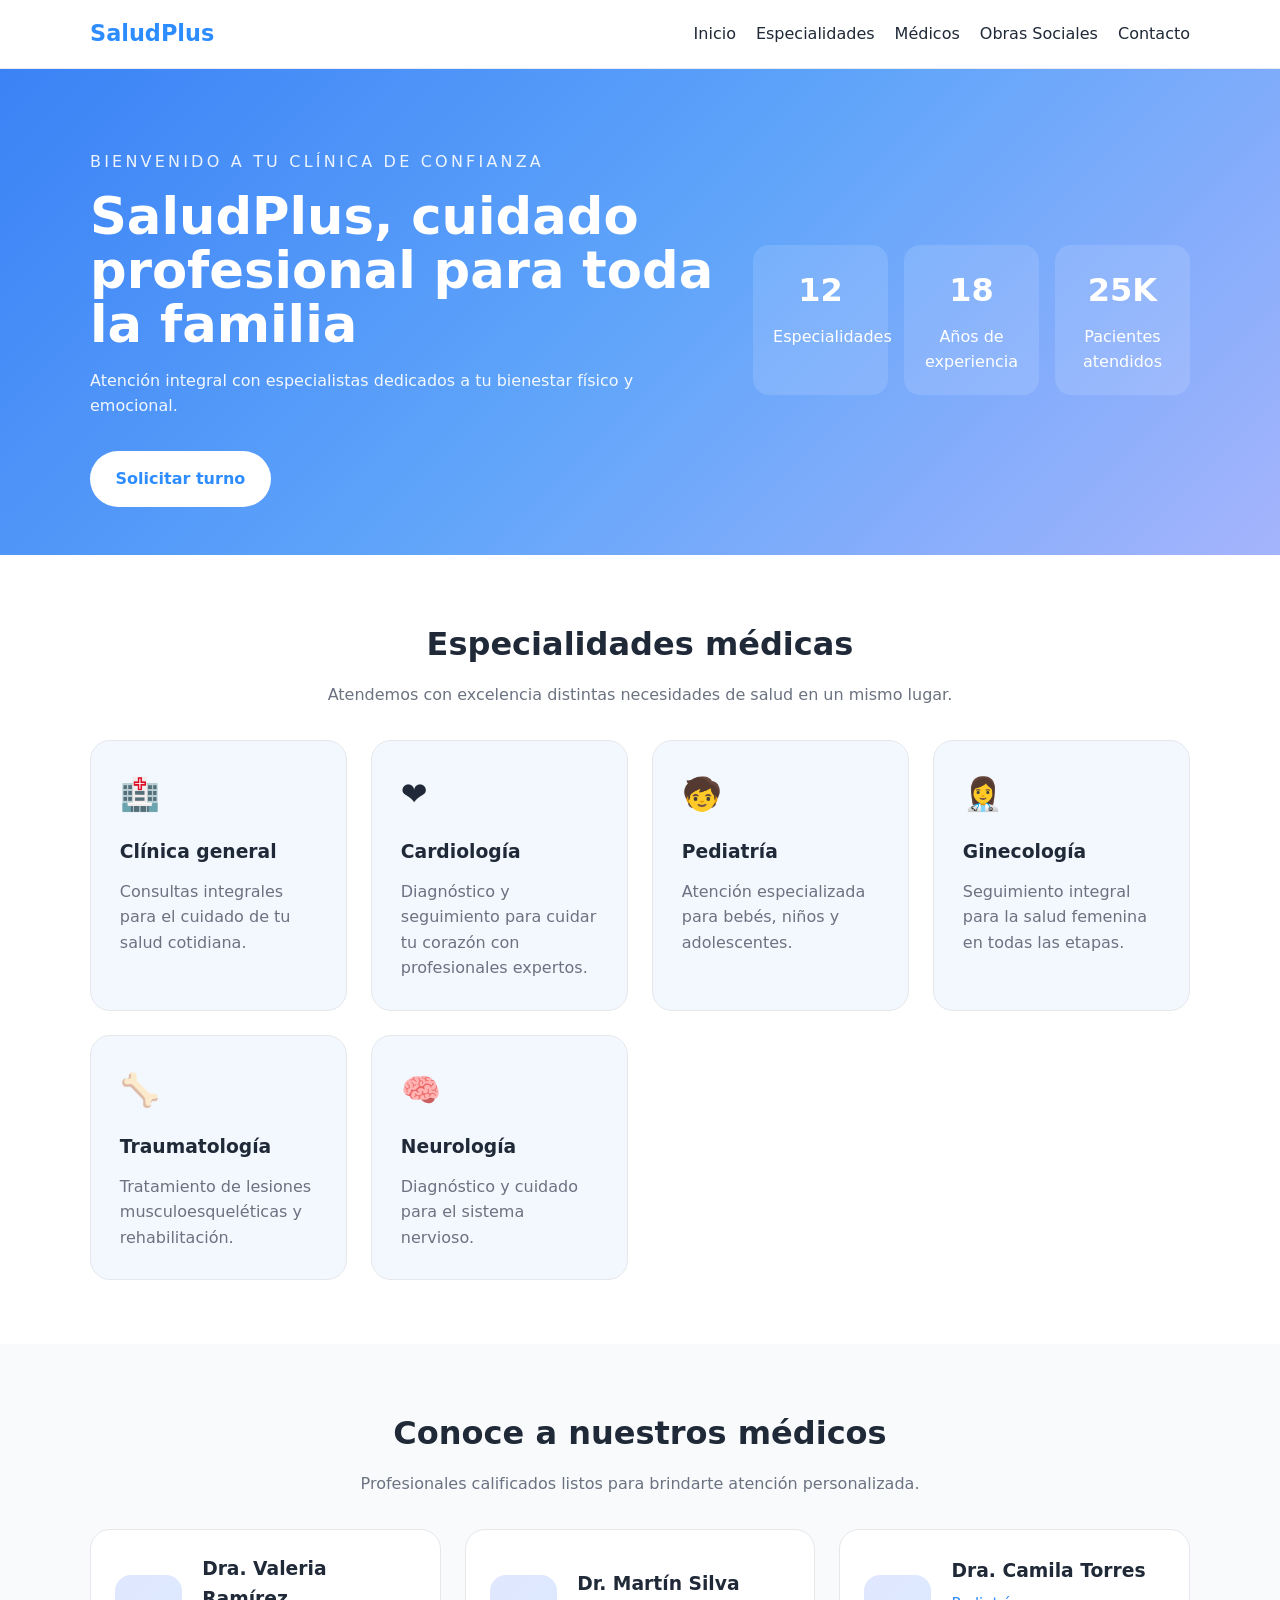
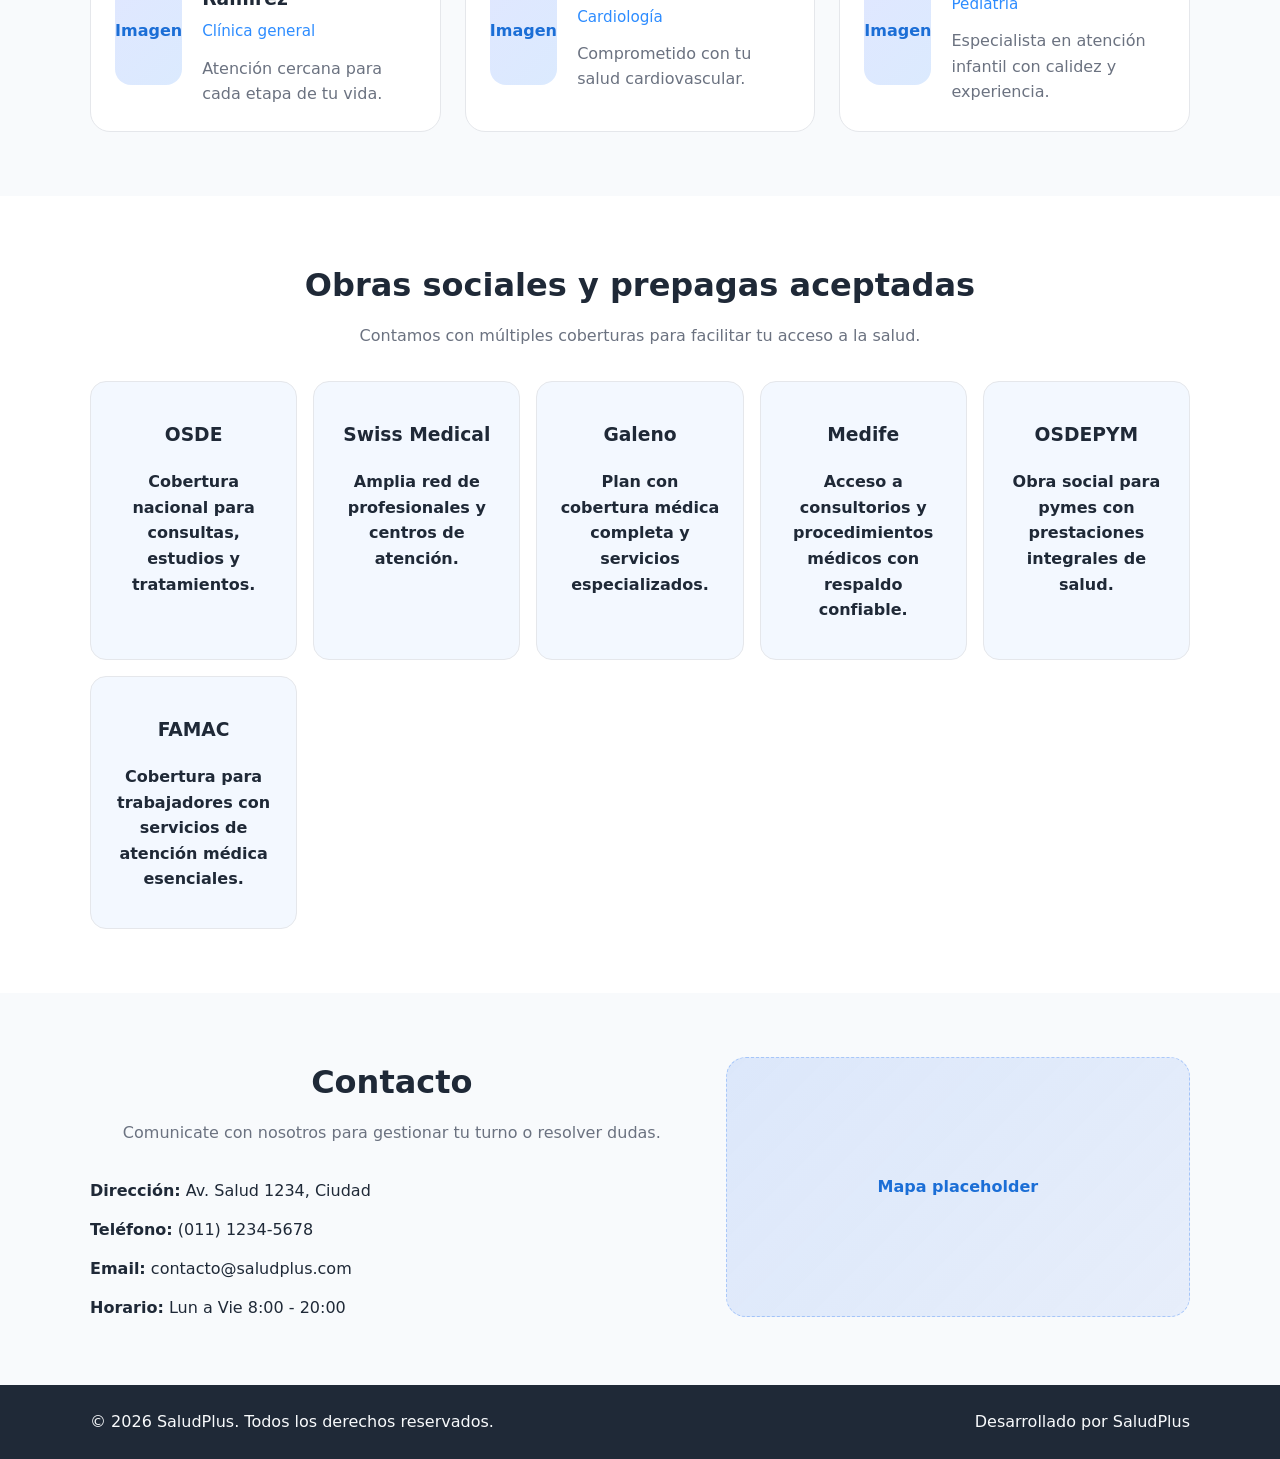
<file: index.html>
<!DOCTYPE html>
<html lang="es">
<head>
  <meta charset="UTF-8" />
  <meta name="viewport" content="width=device-width, initial-scale=1.0" />
  <title>SaludPlus - Clínica de Salud Profesional</title>
  <link rel="stylesheet" href="styles.css" />
</head>
<body>
  <header class="site-header">
    <div class="container header-content">
      <a href="#inicio" class="brand">SaludPlus</a>
      <nav class="main-nav">
        <a href="#inicio">Inicio</a>
        <a href="#especialidades">Especialidades</a>
        <a href="#medicos">Médicos</a>
        <a href="#obras-sociales">Obras Sociales</a>
        <a href="#contacto">Contacto</a>
      </nav>
    </div>
  </header>

  <main>
    <section id="inicio" class="hero-section">
      <div class="container hero-content">
        <div class="hero-text">
          <p class="eyebrow">Bienvenido a tu clínica de confianza</p>
          <h1>SaludPlus, cuidado profesional para toda la familia</h1>
          <p class="hero-description">Atención integral con especialistas dedicados a tu bienestar físico y emocional.</p>
          <a class="btn btn-primary" href="turnos.html">Solicitar turno</a>
        </div>
        <div class="hero-indicators">
          <article>
            <strong>12</strong>
            <span>Especialidades</span>
          </article>
          <article>
            <strong>18</strong>
            <span>Años de experiencia</span>
          </article>
          <article>
            <strong>25K</strong>
            <span>Pacientes atendidos</span>
          </article>
        </div>
      </div>
    </section>

    <section id="especialidades" class="section section-specialties">
      <div class="container">
        <div class="section-header">
          <h2>Especialidades médicas</h2>
          <p>Atendemos con excelencia distintas necesidades de salud en un mismo lugar.</p>
        </div>
        <div class="specialties-grid">
          <article class="specialty-card">
            <div class="icon">🏥</div>
            <h3>Clínica general</h3>
            <p>Consultas integrales para el cuidado de tu salud cotidiana.</p>
          </article>
          <article class="specialty-card">
            <div class="icon">❤️</div>
            <h3>Cardiología</h3>
            <p>Diagnóstico y seguimiento para cuidar tu corazón con profesionales expertos.</p>
          </article>
          <article class="specialty-card">
            <div class="icon">🧒</div>
            <h3>Pediatría</h3>
            <p>Atención especializada para bebés, niños y adolescentes.</p>
          </article>
          <article class="specialty-card">
            <div class="icon">👩‍⚕️</div>
            <h3>Ginecología</h3>
            <p>Seguimiento integral para la salud femenina en todas las etapas.</p>
          </article>
          <article class="specialty-card">
            <div class="icon">🦴</div>
            <h3>Traumatología</h3>
            <p>Tratamiento de lesiones musculoesqueléticas y rehabilitación.</p>
          </article>
          <article class="specialty-card">
            <div class="icon">🧠</div>
            <h3>Neurología</h3>
            <p>Diagnóstico y cuidado para el sistema nervioso.</p>
          </article>
        </div>
      </div>
    </section>

    <section id="medicos" class="section section-doctors">
      <div class="container">
        <div class="section-header">
          <h2>Conoce a nuestros médicos</h2>
          <p>Profesionales calificados listos para brindarte atención personalizada.</p>
        </div>
        <div class="doctors-list">
          <article class="doctor-card">
            <div class="doctor-image">Imagen</div>
            <div class="doctor-info">
              <h3>Dra. Valeria Ramírez</h3>
              <span>Clínica general</span>
              <p>Atención cercana para cada etapa de tu vida.</p>
            </div>
          </article>
          <article class="doctor-card">
            <div class="doctor-image">Imagen</div>
            <div class="doctor-info">
              <h3>Dr. Martín Silva</h3>
              <span>Cardiología</span>
              <p>Comprometido con tu salud cardiovascular.</p>
            </div>
          </article>
          <article class="doctor-card">
            <div class="doctor-image">Imagen</div>
            <div class="doctor-info">
              <h3>Dra. Camila Torres</h3>
              <span>Pediatría</span>
              <p>Especialista en atención infantil con calidez y experiencia.</p>
            </div>
          </article>
        </div>
      </div>
    </section>

    <section id="obras-sociales" class="section section-insurances">
      <div class="container">
        <div class="section-header">
          <h2>Obras sociales y prepagas aceptadas</h2>
          <p>Contamos con múltiples coberturas para facilitar tu acceso a la salud.</p>
        </div>
        <div class="insurance-grid">
          <article class="insurance-card">
            <h3>OSDE</h3>
            <p>Cobertura nacional para consultas, estudios y tratamientos.</p>
          </article>
          <article class="insurance-card">
            <h3>Swiss Medical</h3>
            <p>Amplia red de profesionales y centros de atención.</p>
          </article>
          <article class="insurance-card">
            <h3>Galeno</h3>
            <p>Plan con cobertura médica completa y servicios especializados.</p>
          </article>
          <article class="insurance-card">
            <h3>Medife</h3>
            <p>Acceso a consultorios y procedimientos médicos con respaldo confiable.</p>
          </article>
          <article class="insurance-card">
            <h3>OSDEPYM</h3>
            <p>Obra social para pymes con prestaciones integrales de salud.</p>
          </article>
          <article class="insurance-card">
            <h3>FAMAC</h3>
            <p>Cobertura para trabajadores con servicios de atención médica esenciales.</p>
          </article>
        </div>
      </div>
    </section>

    <section id="contacto" class="section section-contact">
      <div class="container contact-grid">
        <div>
          <div class="section-header">
            <h2>Contacto</h2>
            <p>Comunicate con nosotros para gestionar tu turno o resolver dudas.</p>
          </div>
          <ul class="contact-list">
            <li><strong>Dirección:</strong> Av. Salud 1234, Ciudad</li>
            <li><strong>Teléfono:</strong> (011) 1234-5678</li>
            <li><strong>Email:</strong> contacto@saludplus.com</li>
            <li><strong>Horario:</strong> Lun a Vie 8:00 - 20:00</li>
          </ul>
        </div>
        <div class="map-placeholder">
          <p>Mapa placeholder</p>
        </div>
      </div>
    </section>
  </main>

  <footer class="site-footer">
    <div class="container footer-content">
      <p>© 2026 SaludPlus. Todos los derechos reservados.</p>
      <p>Desarrollado por SaludPlus</p>
    </div>
  </footer>
</body>
</html>
</file>
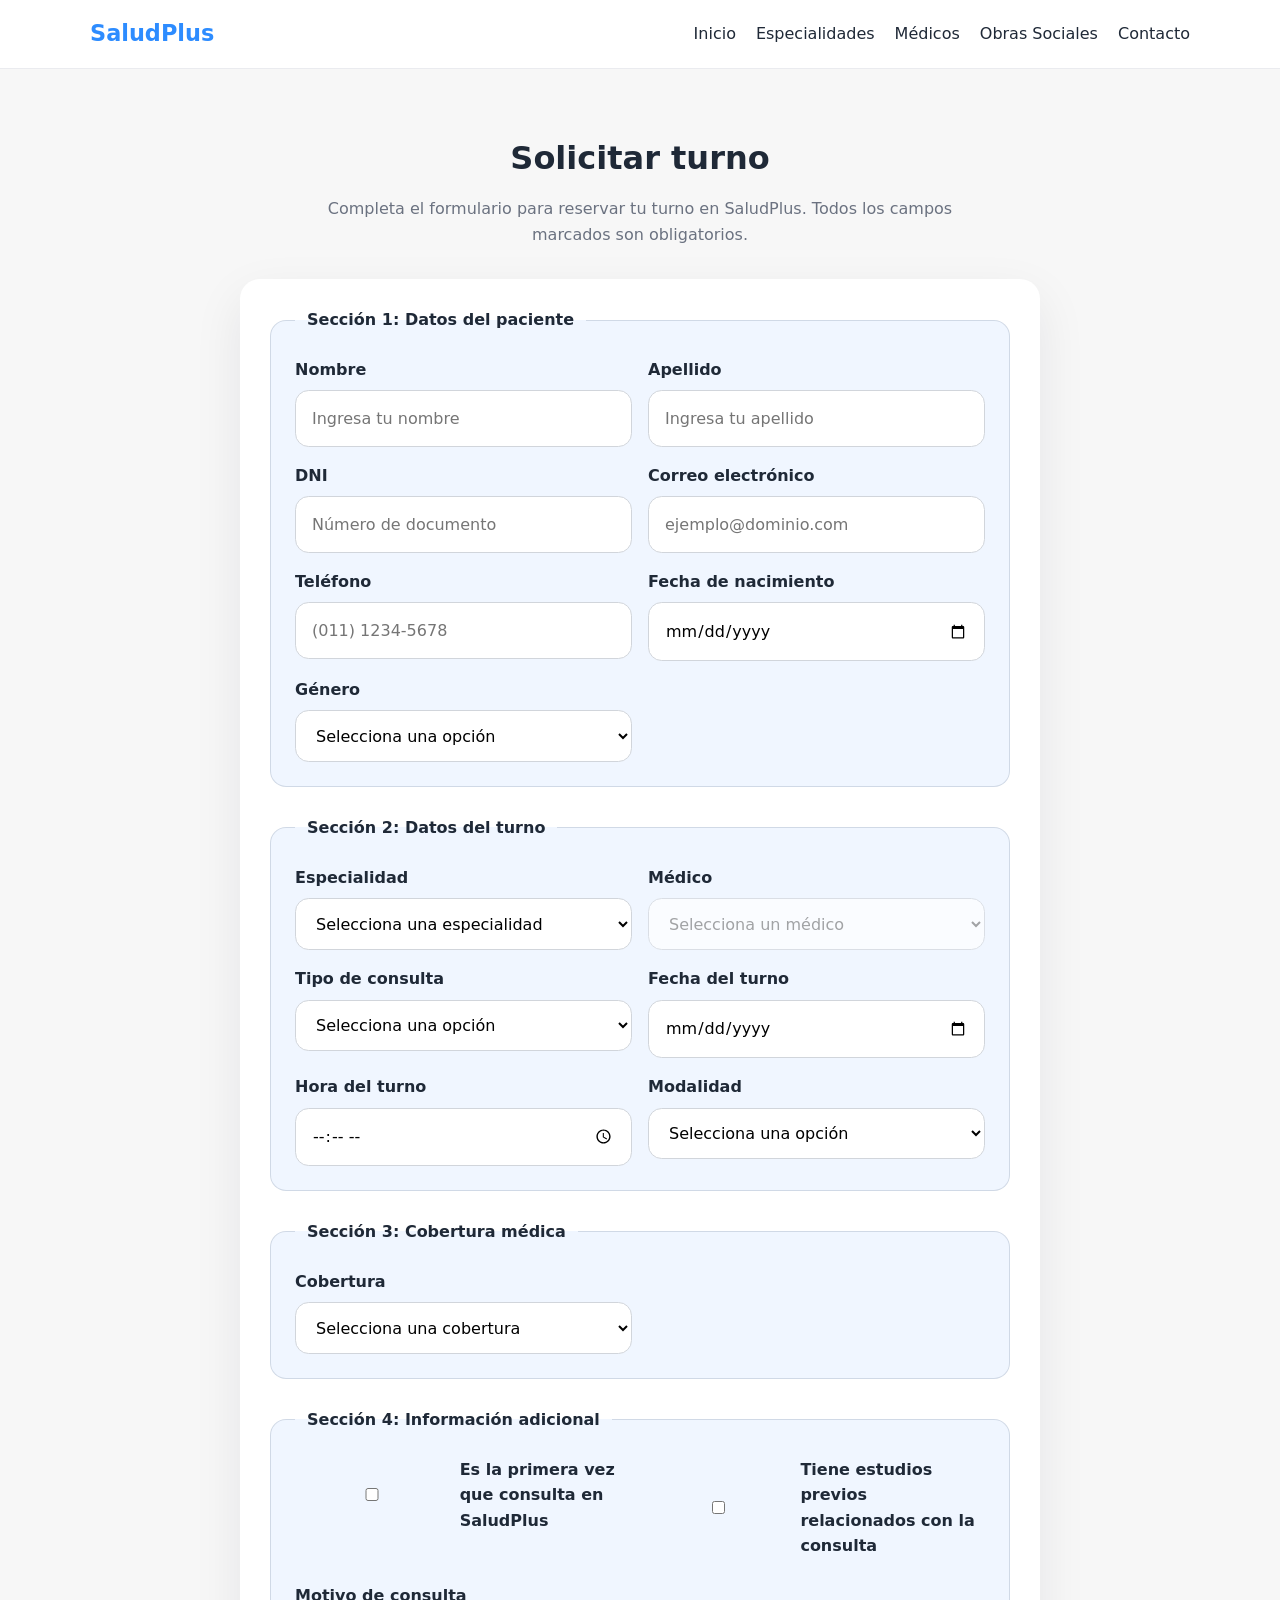
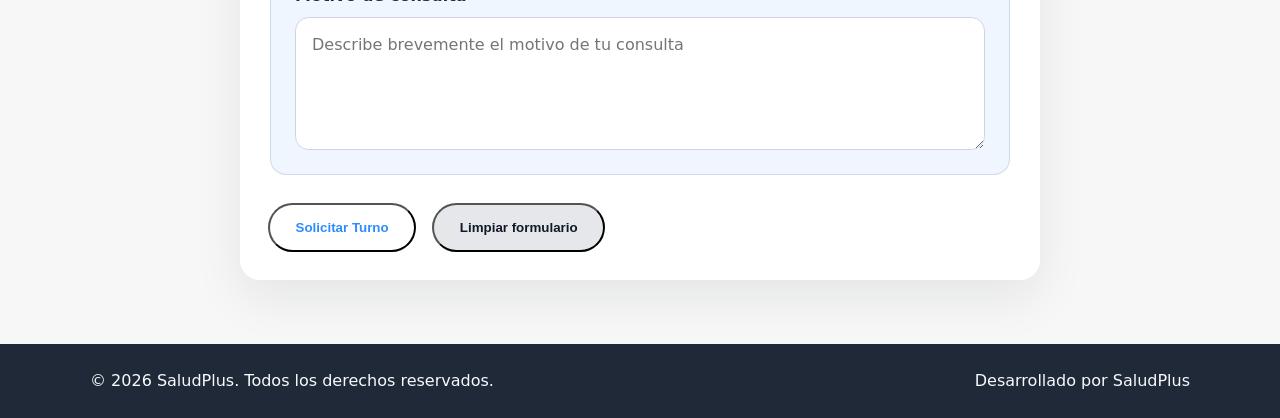
<file: turnos.html>
<!DOCTYPE html>
<html lang="es">
<head>
  <meta charset="UTF-8" />
  <meta name="viewport" content="width=device-width, initial-scale=1.0" />
  <title>Solicitar Turno - SaludPlus</title>
  <link rel="stylesheet" href="styles.css" />
  <link rel="stylesheet" href="turnos.css" />
</head>
<body>
  <header class="site-header">
    <div class="container header-content">
      <a href="index.html" class="brand">SaludPlus</a>
      <nav class="main-nav">
        <a href="index.html#inicio">Inicio</a>
        <a href="index.html#especialidades">Especialidades</a>
        <a href="index.html#medicos">Médicos</a>
        <a href="index.html#obras-sociales">Obras Sociales</a>
        <a href="index.html#contacto">Contacto</a>
      </nav>
    </div>
  </header>
  <main class="section">
    <div class="container">
      <div class="section-header">
        <h2>Solicitar turno</h2>
        <p>Completa el formulario para reservar tu turno en SaludPlus. Todos los campos marcados son obligatorios.</p>
      </div>
      <div class="form-wrapper">
        <form id="turno-form" class="turno-form" novalidate>
          <fieldset>
            <legend>Sección 1: Datos del paciente</legend>
            <div class="form-grid">
              <div class="form-group">
                <label for="nombre">Nombre</label>
                <input id="nombre" name="nombre" type="text" placeholder="Ingresa tu nombre" required />
              </div>
              <div class="form-group">
                <label for="apellido">Apellido</label>
                <input id="apellido" name="apellido" type="text" placeholder="Ingresa tu apellido" required />
              </div>
              <div class="form-group">
                <label for="dni">DNI</label>
                <input id="dni" name="dni" type="text" placeholder="Número de documento" required />
              </div>
              <div class="form-group">
                <label for="email">Correo electrónico</label>
                <input id="email" name="email" type="email" placeholder="ejemplo@dominio.com" required />
              </div>
              <div class="form-group">
                <label for="telefono">Teléfono</label>
                <input id="telefono" name="telefono" type="tel" placeholder="(011) 1234-5678" required />
              </div>
              <div class="form-group">
                <label for="nacimiento">Fecha de nacimiento</label>
                <input id="nacimiento" name="nacimiento" type="date" required />
              </div>
              <div class="form-group">
                <label for="genero">Género</label>
                <select id="genero" name="genero" required>
                  <option value="">Selecciona una opción</option>
                  <option value="Masculino">Masculino</option>
                  <option value="Femenino">Femenino</option>
                  <option value="Otro">Otro</option>
                  <option value="Prefiero no especificar">Prefiero no especificar</option>
                </select>
              </div>
            </div>
          </fieldset>

          <fieldset>
            <legend>Sección 2: Datos del turno</legend>
            <div class="form-grid">
              <div class="form-group">
                <label for="especialidad">Especialidad</label>
                <select id="especialidad" name="especialidad" required>
                  <option value="">Selecciona una especialidad</option>
                  <option value="Clinica General">Clínica General</option>
                  <option value="Cardiologia">Cardiología</option>
                  <option value="Pediatria">Pediatría</option>
                  <option value="Ginecologia">Ginecología</option>
                  <option value="Traumatologia">Traumatología</option>
                  <option value="Neurologia">Neurología</option>
                </select>
              </div>
              <div class="form-group">
                <label for="medico">Médico</label>
                <select id="medico" name="medico" disabled required>
                  <option value="">Selecciona una especialidad primero</option>
                </select>
              </div>
              <div class="form-group">
                <label for="tipo-consulta">Tipo de consulta</label>
                <select id="tipo-consulta" name="tipo-consulta" required>
                  <option value="">Selecciona una opción</option>
                  <option value="Primera consulta">Primera consulta</option>
                  <option value="Control">Control</option>
                  <option value="Resultado de estudios">Resultado de estudios</option>
                </select>
              </div>
              <div class="form-group">
                <label for="fecha-turno">Fecha del turno</label>
                <input id="fecha-turno" name="fecha-turno" type="date" required />
              </div>
              <div class="form-group">
                <label for="hora-turno">Hora del turno</label>
                <input id="hora-turno" name="hora-turno" type="time" required />
              </div>
              <div class="form-group">
                <label for="modalidad">Modalidad</label>
                <select id="modalidad" name="modalidad" required>
                  <option value="">Selecciona una opción</option>
                  <option value="Presencial">Presencial</option>
                  <option value="Videoconsulta">Videoconsulta</option>
                </select>
              </div>
              <div class="form-group plataforma-group hidden">
                <label for="plataforma">Plataforma preferida</label>
                <select id="plataforma" name="plataforma" data-required="true">
                  <option value="">Selecciona una opción</option>
                  <option value="Zoom">Zoom</option>
                  <option value="Google Meet">Google Meet</option>
                  <option value="Teams">Teams</option>
                </select>
              </div>
            </div>
          </fieldset>

          <fieldset>
            <legend>Sección 3: Cobertura médica</legend>
            <div class="form-grid">
              <div class="form-group">
                <label for="cobertura">Cobertura</label>
                <select id="cobertura" name="cobertura" required>
                  <option value="">Selecciona una cobertura</option>
                  <option value="OSDE">OSDE</option>
                  <option value="Swiss Medical">Swiss Medical</option>
                  <option value="Galeno">Galeno</option>
                  <option value="IOMA">IOMA</option>
                  <option value="Medicus">Medicus</option>
                  <option value="Sancor Salud">Sancor Salud</option>
                  <option value="Particular">Particular</option>
                </select>
              </div>
              <div class="form-group credencial-group hidden">
                <label for="credencial">Número de credencial</label>
                <input id="credencial" name="credencial" type="text" placeholder="Número de credencial" data-required="true" />
              </div>
              <div class="form-group plan-group hidden">
                <label for="plan">Plan</label>
                <input id="plan" name="plan" type="text" placeholder="Nombre del plan" data-required="true" />
              </div>
            </div>
          </fieldset>

          <fieldset>
            <legend>Sección 4: Información adicional</legend>
            <div class="form-grid">
              <div class="form-group checkbox-group">
                <label>
                  <input id="primera-visita" name="primera-visita" type="checkbox" />
                  Es la primera vez que consulta en SaludPlus
                </label>
              </div>
              <div class="form-group conocio-group hidden">
                <label for="como-nos-conocio">Cómo nos conoció</label>
                <select id="como-nos-conocio" name="como-nos-conocio" data-required="true">
                  <option value="">Selecciona una opción</option>
                  <option value="Busqueda en internet">Búsqueda en internet</option>
                  <option value="Recomendacion de un conocido">Recomendación de un conocido</option>
                  <option value="Redes sociales">Redes sociales</option>
                  <option value="Otro">Otro</option>
                </select>
              </div>
              <div class="form-group checkbox-group">
                <label>
                  <input id="estudios-previos" name="estudios-previos" type="checkbox" />
                  Tiene estudios previos relacionados con la consulta
                </label>
              </div>
              <div class="form-group estudios-group hidden">
                <label for="descripcion-estudios">Descripción de estudios</label>
                <textarea id="descripcion-estudios" name="descripcion-estudios" rows="3" placeholder="Describe tus estudios previos" data-required="true"></textarea>
              </div>
              <div class="form-group full-width">
                <label for="motivo-consulta">Motivo de consulta</label>
                <textarea id="motivo-consulta" name="motivo-consulta" rows="4" placeholder="Describe brevemente el motivo de tu consulta" required></textarea>
              </div>
            </div>
          </fieldset>

          <div class="form-actions">
            <button type="submit" class="btn btn-primary">Solicitar Turno</button>
            <button type="reset" class="btn btn-secondary">Limpiar formulario</button>
          </div>
        </form>
      </div>
    </div>
  </main>
  <footer class="site-footer">
    <div class="container footer-content">
      <p>© 2026 SaludPlus. Todos los derechos reservados.</p>
      <p>Desarrollado por SaludPlus</p>
    </div>
  </footer>

  <script>
    const doctorSelect = document.getElementById('medico');
    const especialidadSelect = document.getElementById('especialidad');
    const modalidadSelect = document.getElementById('modalidad');
    const coberturaSelect = document.getElementById('cobertura');
    const primeraVisitaCheckbox = document.getElementById('primera-visita');
    const estudiosPreviosCheckbox = document.getElementById('estudios-previos');

    const groups = {
      plataforma: document.querySelector('.plataforma-group'),
      credencial: document.querySelector('.credencial-group'),
      plan: document.querySelector('.plan-group'),
      conocio: document.querySelector('.conocio-group'),
      estudios: document.querySelector('.estudios-group')
    };

    const doctorOptions = {
      'Clinica General': [
        { value: 'dr-diaz', label: 'Dr. Sebastián Díaz' },
        { value: 'dra-morales', label: 'Dra. Sofía Morales' }
      ],
      Cardiologia: [
        { value: 'dra-perez', label: 'Dra. Laura Pérez' },
        { value: 'dr-rodriguez', label: 'Dr. Miguel Rodríguez' }
      ],
      Pediatria: [
        { value: 'dra-gomez', label: 'Dra. Mariana Gómez' },
        { value: 'dr-castillo', label: 'Dr. Bruno Castillo' }
      ],
      Ginecologia: [
        { value: 'dra-sanchez', label: 'Dra. Valentina Sánchez' },
        { value: 'dra-lucero', label: 'Dra. Natalia Lucero' }
      ],
      Traumatologia: [
        { value: 'dr-fernandez', label: 'Dr. Eduardo Fernández' },
        { value: 'dr-salazar', label: 'Dr. Martín Salazar' }
      ],
      Neurologia: [
        { value: 'dra-ibanez', label: 'Dra. Juliana Ibañez' },
        { value: 'dr-marino', label: 'Dr. Alejandro Marino' }
      ]
    };

    function toggleElement(element, visible) {
      if (!element) return;
      element.classList.toggle('hidden', !visible);
      // show/hide using display as requested
      element.style.display = visible ? 'block' : 'none';
      const controls = element.querySelectorAll('input, select, textarea');
      controls.forEach(control => {
        if (visible) {
          if (control.dataset.required === 'true') {
            control.required = true;
          }
        } else {
          control.required = false;
          // clear value/state when hiding
          if (control.type === 'checkbox') {
            control.checked = false;
          } else {
            control.value = '';
          }
          control.classList.remove('campo-error', 'campo-ok');
          removeErrorMessage(control);
        }
      });
    }

    function updateDoctorOptions() {
      const specialty = especialidadSelect.value;
      doctorSelect.innerHTML = '<option value="">Selecciona un médico</option>';
      doctorSelect.disabled = !specialty;
      doctorSelect.required = !!specialty;

      if (specialty && doctorOptions[specialty]) {
        doctorOptions[specialty].forEach(option => {
          const item = document.createElement('option');
          item.value = option.value;
          item.textContent = option.label;
          doctorSelect.appendChild(item);
        });
      }
    }

    function updateVisibility() {
      toggleElement(groups.plataforma, modalidadSelect.value === 'Videoconsulta');
      toggleElement(groups.credencial, coberturaSelect.value !== '' && coberturaSelect.value !== 'Particular');
      toggleElement(groups.plan, coberturaSelect.value !== '' && coberturaSelect.value !== 'Particular');
      toggleElement(groups.conocio, primeraVisitaCheckbox.checked);
      toggleElement(groups.estudios, estudiosPreviosCheckbox.checked);
    }

    especialidadSelect.addEventListener('change', () => {
      updateDoctorOptions();
    });

    modalidadSelect.addEventListener('change', () => {
      updateVisibility();
    });

    coberturaSelect.addEventListener('change', () => {
      updateVisibility();
    });

    primeraVisitaCheckbox.addEventListener('change', () => {
      updateVisibility();
    });

    estudiosPreviosCheckbox.addEventListener('change', () => {
      updateVisibility();
    });

    const turnoForm = document.getElementById('turno-form');
    turnoForm.addEventListener('reset', () => {
      setTimeout(() => {
        updateDoctorOptions();
        updateVisibility();
      }, 0);
    });

    function isVisible(element) {
      return !!element && !element.closest('.hidden');
    }

    function getFormGroup(field) {
      return field.closest('.form-group') || field.parentElement;
    }

    function createErrorMessage(field, message) {
      const group = getFormGroup(field);
      let error = group.querySelector('.mensaje-error');
      if (!error) {
        error = document.createElement('p');
        error.className = 'mensaje-error';
        group.appendChild(error);
      }
      error.textContent = message;
    }

    function removeErrorMessage(field) {
      const group = getFormGroup(field);
      const error = group.querySelector('.mensaje-error');
      if (error) {
        error.remove();
      }
    }

    function setFieldState(field, valid, message) {
      field.classList.remove('campo-error', 'campo-ok');
      if (valid) {
        field.classList.add('campo-ok');
        removeErrorMessage(field);
      } else {
        field.classList.add('campo-error');
        createErrorMessage(field, message);
      }
    }

    function validateText(field, regex, emptyMessage, invalidMessage) {
      const value = field.value.trim();
      if (!isVisible(field)) {
        field.classList.remove('campo-error', 'campo-ok');
        removeErrorMessage(field);
        return true;
      }
      if (!value) {
        setFieldState(field, false, emptyMessage);
        return false;
      }
      if (!regex.test(value)) {
        setFieldState(field, false, invalidMessage);
        return false;
      }
      setFieldState(field, true, '');
      return true;
    }

    function validateSelect(field, emptyMessage) {
      if (!isVisible(field)) {
        field.classList.remove('campo-error', 'campo-ok');
        removeErrorMessage(field);
        return true;
      }
      if (!field.value) {
        setFieldState(field, false, emptyMessage);
        return false;
      }
      setFieldState(field, true, '');
      return true;
    }

    function validateEmail(field) {
      const value = field.value.trim();
      const regex = /^[^\s@]+@[^\s@]+\.[^\s@]+$/;
      if (!value) {
        setFieldState(field, false, 'El correo es obligatorio.');
        return false;
      }
      if (!regex.test(value)) {
        setFieldState(field, false, 'Ingresa un correo válido.');
        return false;
      }
      setFieldState(field, true, '');
      return true;
    }

    function validatePhone(field) {
      const value = field.value.trim();
      const digits = value.replace(/\D/g, '');
      const regex = /^[+\d][\d\s-]{7,}$/;
      if (!value) {
        setFieldState(field, false, 'El teléfono es obligatorio.');
        return false;
      }
      if (!regex.test(value) || digits.length < 8) {
        setFieldState(field, false, 'Ingresa un teléfono válido con al menos 8 dígitos.');
        return false;
      }
      setFieldState(field, true, '');
      return true;
    }

    function validateBirth(field) {
      const value = field.value;
      if (!value) {
        setFieldState(field, false, 'La fecha de nacimiento es obligatoria.');
        return false;
      }
      const birth = new Date(value + 'T00:00:00');
      const today = new Date();
      if (isNaN(birth.getTime())) {
        setFieldState(field, false, 'Fecha inválida.');
        return false;
      }
      if (birth > today) {
        setFieldState(field, false, 'La fecha no puede ser futura.');
        return false;
      }
      let age = today.getFullYear() - birth.getFullYear();
      const monthDiff = today.getMonth() - birth.getMonth();
      if (monthDiff < 0 || (monthDiff === 0 && today.getDate() < birth.getDate())) {
        age -= 1;
      }
      if (age < 0 || age > 120) {
        setFieldState(field, false, 'La edad debe estar entre 0 y 120 años.');
        return false;
      }
      setFieldState(field, true, '');
      return true;
    }

    function validateDateTurno(field, timeField) {
      const value = field.value;
      if (!value) {
        setFieldState(field, false, 'La fecha del turno es obligatoria.');
        return false;
      }
      const fecha = new Date(value + 'T00:00:00');
      const today = new Date();
      today.setHours(0, 0, 0, 0);
      if (fecha < today) {
        setFieldState(field, false, 'La fecha no puede ser pasada.');
        return false;
      }
      const day = fecha.getDay();
      if (day === 0 || day === 6) {
        setFieldState(field, false, 'El turno debe ser un día hábil (lunes a viernes).');
        return false;
      }
      if (timeField && timeField.value) {
        const dateTime = new Date(value + 'T' + timeField.value);
        const minDate = new Date();
        minDate.setHours(minDate.getHours() + 24);
        if (dateTime < minDate) {
          setFieldState(field, false, 'El turno debe solicitarse con al menos 24 horas de anticipación.');
          return false;
        }
      }
      setFieldState(field, true, '');
      return true;
    }

    function validateTimeTurno(field) {
      const value = field.value;
      if (!value) {
        setFieldState(field, false, 'La hora del turno es obligatoria.');
        return false;
      }
      if (value < '08:00' || value > '20:00') {
        setFieldState(field, false, 'La hora debe estar entre 08:00 y 20:00.');
        return false;
      }
      setFieldState(field, true, '');
      return true;
    }

    function validateConditionalText(field, emptyMessage, minChars) {
      if (!isVisible(field)) {
        field.classList.remove('campo-error', 'campo-ok');
        removeErrorMessage(field);
        return true;
      }
      const value = field.value.trim();
      if (!value) {
        setFieldState(field, false, emptyMessage);
        return false;
      }
      if (minChars && value.length < minChars) {
        setFieldState(field, false, `Debe tener al menos ${minChars} caracteres.`);
        return false;
      }
      setFieldState(field, true, '');
      return true;
    }

    function validateCredential(field) {
      if (!isVisible(field)) {
        field.classList.remove('campo-error', 'campo-ok');
        removeErrorMessage(field);
        return true;
      }
      const value = field.value.trim();
      if (!value) {
        setFieldState(field, false, 'El número de credencial es obligatorio.');
        return false;
      }
      if (!/^[A-Za-z0-9]{5,}$/.test(value)) {
        setFieldState(field, false, 'Debe tener al menos 5 caracteres alfanuméricos.');
        return false;
      }
      setFieldState(field, true, '');
      return true;
    }

    function showConfirmation(data) {
      let conf = document.getElementById('confirm-box');
      if (!conf) {
        conf = document.createElement('div');
        conf.id = 'confirm-box';
        conf.className = 'confirm-box';
        const wrapper = document.querySelector('.form-wrapper');
        wrapper.insertBefore(conf, wrapper.firstChild);
      }
      conf.innerHTML = `
        <h3>Turno generado: ${data.turno}</h3>
        <p><strong>Paciente:</strong> ${data.nombre} ${data.apellido}</p>
        <p><strong>Especialidad:</strong> ${data.especialidad}</p>
        <p><strong>Fecha:</strong> ${data.fecha} <strong>Hora:</strong> ${data.hora}</p>
      `;
      conf.scrollIntoView({ behavior: 'smooth' });
    }

    function validateForm(event) {
      // prevent default submission as requested
      event.preventDefault();
      let valid = true;
      valid = validateText(nombre, /^[a-zA-ZáéíóúÁÉÍÓÚñÑ\s]+$/, 'El nombre es obligatorio.', 'Solo se permiten letras y espacios.') && valid;
      valid = validateText(apellido, /^[a-zA-ZáéíóúÁÉÍÓÚñÑ\s]+$/, 'El apellido es obligatorio.', 'Solo se permiten letras y espacios.') && valid;
      valid = validateText(dni, /^\d{7,8}$/, 'El DNI es obligatorio.', 'DNI debe tener entre 7 y 8 dígitos.') && valid;
      valid = validateEmail(email) && valid;
      valid = validatePhone(telefono) && valid;
      valid = validateBirth(nacimiento) && valid;
      valid = validateSelect(especialidad, 'La especialidad es obligatoria.') && valid;
      valid = especialidadSelect.value ? validateSelect(medico, 'El médico es obligatorio.') && valid : valid;
      valid = validateSelect(tipoConsulta, 'El tipo de consulta es obligatoria.') && valid;
      valid = validateDateTurno(fechaTurno, horaTurno) && valid;
      valid = validateTimeTurno(horaTurno) && valid;
      valid = validateSelect(modalidad, 'La modalidad es obligatoria.') && valid;
      valid = validateSelect(plataforma, 'La plataforma es obligatoria para videoconsulta.') && valid;
      valid = validateSelect(cobertura, 'La cobertura es obligatoria.') && valid;
      valid = validateCredential(credencial) && valid;
      valid = validateConditionalText(plan, 'El plan es obligatorio.') && valid;
      valid = validateSelect(comoNosConocio, 'Este campo es obligatorio.') && valid;
      valid = validateConditionalText(motivoConsulta, 'El motivo es obligatorio.', 20) && valid;
      valid = validateConditionalText(descripcionEstudios, 'La descripción es obligatoria.', 20) && valid;

      if (!valid) {
        const firstError = document.querySelector('.campo-error');
        if (firstError) {
          // scroll to first invalid field
          firstError.scrollIntoView({ behavior: 'smooth' });
        }
        return false;
      }

      // all valid -> show confirmation with TURN-XXXXX
      const turnoNum = 'TURN-' + (Math.floor(Math.random() * 90000) + 10000);
      showConfirmation({
        turno: turnoNum,
        nombre: nombre.value.trim(),
        apellido: apellido.value.trim(),
        especialidad: especialidadSelect.value,
        fecha: fechaTurno.value,
        hora: horaTurno.value
      });
      return true;
    }

    const nombre = document.getElementById('nombre');
    const apellido = document.getElementById('apellido');
    const dni = document.getElementById('dni');
    const email = document.getElementById('email');
    const telefono = document.getElementById('telefono');
    const nacimiento = document.getElementById('nacimiento');
    const tipoConsulta = document.getElementById('tipo-consulta');
    const fechaTurno = document.getElementById('fecha-turno');
    const horaTurno = document.getElementById('hora-turno');
    const plataforma = document.getElementById('plataforma');
    const cobertura = document.getElementById('cobertura');
    const credencial = document.getElementById('credencial');
    const plan = document.getElementById('plan');
    const comoNosConocio = document.getElementById('como-nos-conocio');
    const motivoConsulta = document.getElementById('motivo-consulta');
    const descripcionEstudios = document.getElementById('descripcion-estudios');

    turnoForm.addEventListener('submit', validateForm);
    updateDoctorOptions();
    updateVisibility();
  </script>
</body>
</html>
</file>
<file: styles.css>
:root {
  --bg: #f7f7f7;
  --surface: #ffffff;
  --text: #1f2937;
  --muted: #6b7280;
  --primary: #2d8cff;
  --primary-dark: #1b6ed6;
  --card: #f3f8ff;
  --border: #e5e7eb;
}

* {
  box-sizing: border-box;
}

html {
  scroll-behavior: smooth;
}

body {
  margin: 0;
  font-family: "Inter", system-ui, -apple-system, BlinkMacSystemFont, "Segoe UI", sans-serif;
  color: var(--text);
  background: var(--bg);
  line-height: 1.6;
}

img {
  max-width: 100%;
  display: block;
}

a {
  color: inherit;
  text-decoration: none;
}

.container {
  width: min(1100px, calc(100% - 2rem));
  margin: 0 auto;
}

.site-header {
  position: sticky;
  top: 0;
  z-index: 10;
  background: rgba(255, 255, 255, 0.96);
  backdrop-filter: blur(10px);
  border-bottom: 1px solid rgba(229, 231, 235, 0.8);
}

.header-content {
  display: flex;
  align-items: center;
  justify-content: space-between;
  gap: 1rem;
  padding: 1rem 0;
}

.brand {
  font-size: 1.4rem;
  font-weight: 700;
  color: var(--primary);
}

.main-nav {
  display: flex;
  flex-wrap: wrap;
  gap: 1.25rem;
}

.main-nav a {
  font-weight: 500;
  color: var(--text);
}

.hero-section {
  padding: 4rem 0 3rem;
  background: linear-gradient(135deg, #3b82f6 0%, #60a5fa 50%, #a5b4fc 100%);
  color: white;
}

.hero-content {
  display: grid;
  grid-template-columns: 1.3fr 0.9fr;
  gap: 2rem;
  align-items: center;
}

.hero-text .eyebrow {
  text-transform: uppercase;
  letter-spacing: 0.2em;
  opacity: 0.9;
  margin-bottom: 1rem;
}

.hero-text h1 {
  margin: 0;
  font-size: clamp(2.5rem, 4vw, 4rem);
  line-height: 1.05;
}

.hero-description {
  max-width: 42rem;
  margin: 1rem 0 2rem;
  color: rgba(255, 255, 255, 0.92);
}

.btn {
  display: inline-flex;
  align-items: center;
  justify-content: center;
  padding: 0.95rem 1.6rem;
  border-radius: 999px;
  font-weight: 600;
  transition: transform 0.2s ease, background-color 0.2s ease;
}

.btn:hover {
  transform: translateY(-1px);
}

.btn-primary {
  background: var(--surface);
  color: var(--primary);
}

.hero-indicators {
  display: grid;
  grid-template-columns: repeat(3, minmax(0, 1fr));
  gap: 1rem;
}

.hero-indicators article {
  background: rgba(255, 255, 255, 0.12);
  padding: 1.25rem;
  border-radius: 1rem;
  text-align: center;
}

.hero-indicators strong {
  display: block;
  font-size: 2rem;
  margin-bottom: 0.5rem;
}

.section {
  padding: 4rem 0;
}

.section-header {
  text-align: center;
  margin-bottom: 2rem;
}

.section-header h2 {
  margin: 0;
  font-size: 2rem;
}

.section-header p {
  color: var(--muted);
  max-width: 42rem;
  margin: 0.75rem auto 0;
}

.section-specialties {
  background: #ffffff;
}

.specialties-grid {
  display: grid;
  gap: 1.5rem;
  grid-template-columns: repeat(auto-fit, minmax(220px, 1fr));
}

.specialty-card {
  background: var(--card);
  border: 1px solid var(--border);
  border-radius: 1.25rem;
  padding: 1.8rem;
  min-height: 220px;
}

.specialty-card .icon {
  font-size: 2rem;
  margin-bottom: 1rem;
}

.specialty-card h3 {
  margin: 0 0 0.75rem;
}

.specialty-card p {
  margin: 0;
  color: var(--muted);
}

.section-doctors {
  background: #f8fafc;
}

.doctors-list {
  display: flex;
  gap: 1.5rem;
  flex-wrap: wrap;
}

.doctor-card {
  display: flex;
  gap: 1.25rem;
  align-items: center;
  background: var(--surface);
  border: 1px solid var(--border);
  border-radius: 1.25rem;
  padding: 1.5rem;
  flex: 1 1 calc(33.333% - 1rem);
  min-width: 250px;
}

.doctor-image {
  width: 110px;
  height: 110px;
  border-radius: 1rem;
  background: linear-gradient(135deg, #e0e7ff, #dbeafe);
  display: grid;
  place-items: center;
  font-weight: 700;
  color: var(--primary-dark);
}

.doctor-info h3 {
  margin: 0 0 0.35rem;
}

.doctor-info span {
  display: block;
  font-size: 0.95rem;
  color: var(--primary);
  margin-bottom: 0.75rem;
}

.doctor-info p {
  margin: 0;
  color: var(--muted);
}

.section-insurances {
  background: #ffffff;
}

.insurance-grid {
  display: grid;
  gap: 1rem;
  grid-template-columns: repeat(auto-fit, minmax(180px, 1fr));
}

.insurance-card {
  background: var(--card);
  border: 1px solid var(--border);
  border-radius: 1rem;
  padding: 1.25rem;
  text-align: center;
  font-weight: 600;
}

.section-contact {
  background: #f8fafc;
}

.contact-grid {
  display: grid;
  grid-template-columns: 1.3fr 1fr;
  gap: 2rem;
  align-items: start;
}

.contact-list {
  list-style: none;
  padding: 0;
  margin: 0;
  display: grid;
  gap: 0.85rem;
}

.contact-list li {
  color: var(--text);
}

.map-placeholder {
  min-height: 260px;
  border-radius: 1.25rem;
  background: linear-gradient(135deg, rgba(59, 130, 246, 0.15), rgba(37, 99, 235, 0.08));
  border: 1px dashed rgba(59, 130, 246, 0.35);
  display: grid;
  place-items: center;
  color: var(--primary-dark);
  font-weight: 600;
}

.site-footer {
  background: #1f2937;
  color: #f8fafc;
  padding: 1.5rem 0;
}

.footer-content {
  display: flex;
  justify-content: space-between;
  gap: 1rem;
  flex-wrap: wrap;
}

.footer-content p {
  margin: 0;
}

@media (max-width: 900px) {
  .hero-content,
  .contact-grid {
    grid-template-columns: 1fr;
  }

  .doctors-list {
    flex-direction: column;
  }
}

@media (max-width: 650px) {
  .header-content {
    flex-direction: column;
    align-items: flex-start;
  }

  .main-nav {
    width: 100%;
    justify-content: space-between;
    gap: 0.75rem;
  }

  .hero-section {
    padding-top: 3rem;
  }
}

.form-wrapper {
  max-width: 800px;
  margin: 0 auto;
}

.turno-form {
  background: #ffffff;
  border-radius: 1.25rem;
  padding: 1.75rem;
  box-shadow: 0 18px 50px rgba(15, 23, 42, 0.08);
}

.turno-form fieldset {
  border: 1px solid rgba(148, 163, 184, 0.35);
  border-radius: 1rem;
  padding: 1.5rem;
  margin-bottom: 1.75rem;
  background: rgba(239, 246, 255, 0.9);
}

.turno-form legend {
  font-weight: 700;
  padding: 0 0.75rem;
}

.form-grid {
  display: grid;
  gap: 1rem;
  grid-template-columns: repeat(2, minmax(0, 1fr));
}

.form-group {
  display: flex;
  flex-direction: column;
}

.form-group.full-width {
  grid-column: 1 / -1;
}

.form-group label {
  margin-bottom: 0.5rem;
  font-weight: 600;
}

.form-group input,
.form-group select,
.form-group textarea {
  width: 100%;
  border: 1px solid #d1d5db;
  border-radius: 0.85rem;
  background: #ffffff;
  padding: 0.9rem 1rem;
  font: inherit;
  transition: border-color 0.2s ease, box-shadow 0.2s ease;
}

.form-group input:hover,
.form-group select:hover,
.form-group textarea:hover {
  border-color: #9ca3af;
}

.form-group input:focus,
.form-group select:focus,
.form-group textarea:focus {
  outline: none;
  border-color: var(--primary);
  box-shadow: 0 0 0 5px rgba(59, 130, 246, 0.12);
}

.checkbox-group label {
  display: inline-flex;
  align-items: center;
  gap: 0.75rem;
  font-weight: 600;
}

.hidden {
  display: none;
}

.form-actions {
  display: flex;
  gap: 1rem;
  flex-wrap: wrap;
  justify-content: flex-start;
}

.btn-secondary {
  background: #e5e7eb;
  color: #111827;
}

@media (max-width: 800px) {
  .form-grid {
    grid-template-columns: 1fr;
  }
}
</file>
<file: turnos.css>
.campo-error {
  border-color: #dc2626 !important;
  background-color: #fee2e2 !important;
}

.campo-ok {
  border-color: #16a34a !important;
  background-color: #dcfce7 !important;
}

.mensaje-error {
  color: #dc2626;
  font-size: 0.875rem;
  margin-top: 0.4rem;
}

.mensaje-error::before {
  content: "⚠️ ";
}

.confirm-box {
  border: 1px solid rgba(16, 185, 129, 0.25);
  background: linear-gradient(180deg, #ecfdf5, #dcfce7);
  padding: 1rem 1.25rem;
  border-radius: 0.75rem;
  margin-bottom: 1rem;
}

.confirm-box h3 {
  margin: 0 0 0.5rem;
  color: #065f46;
}
</file>
